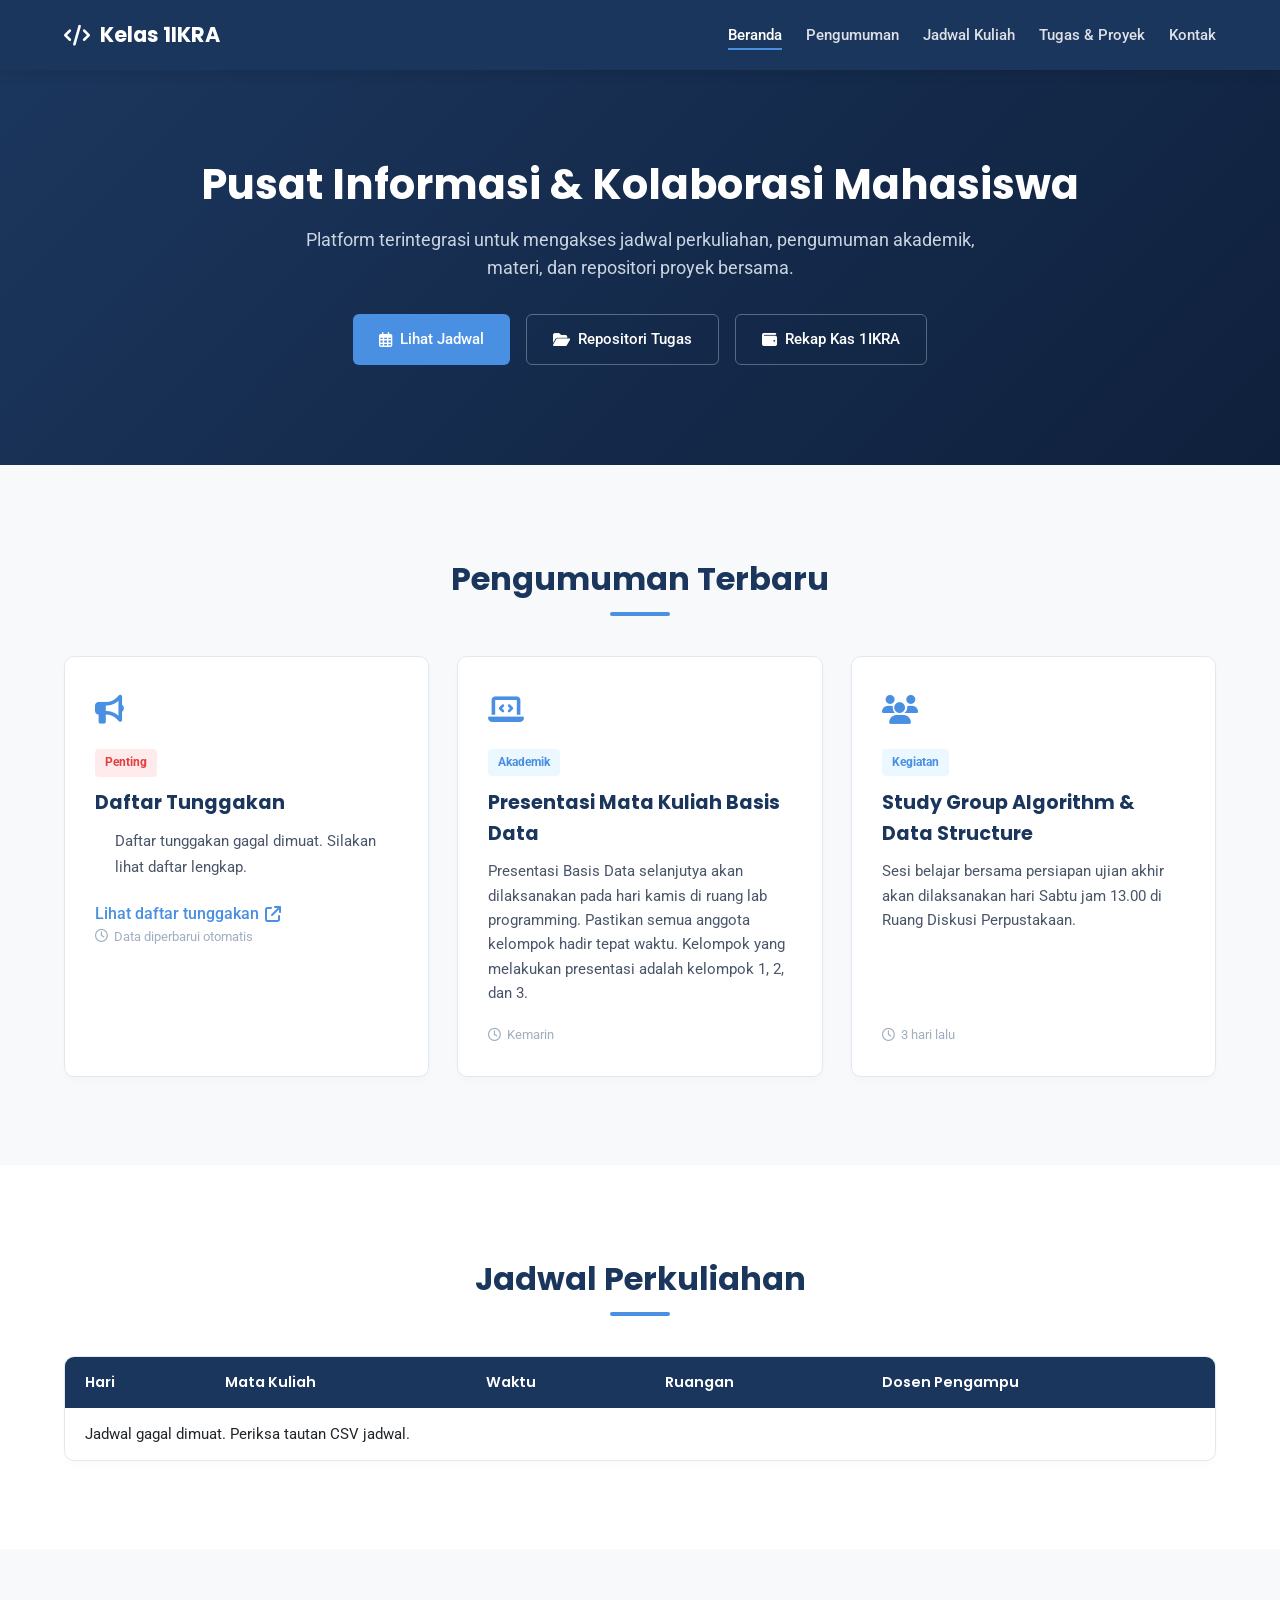
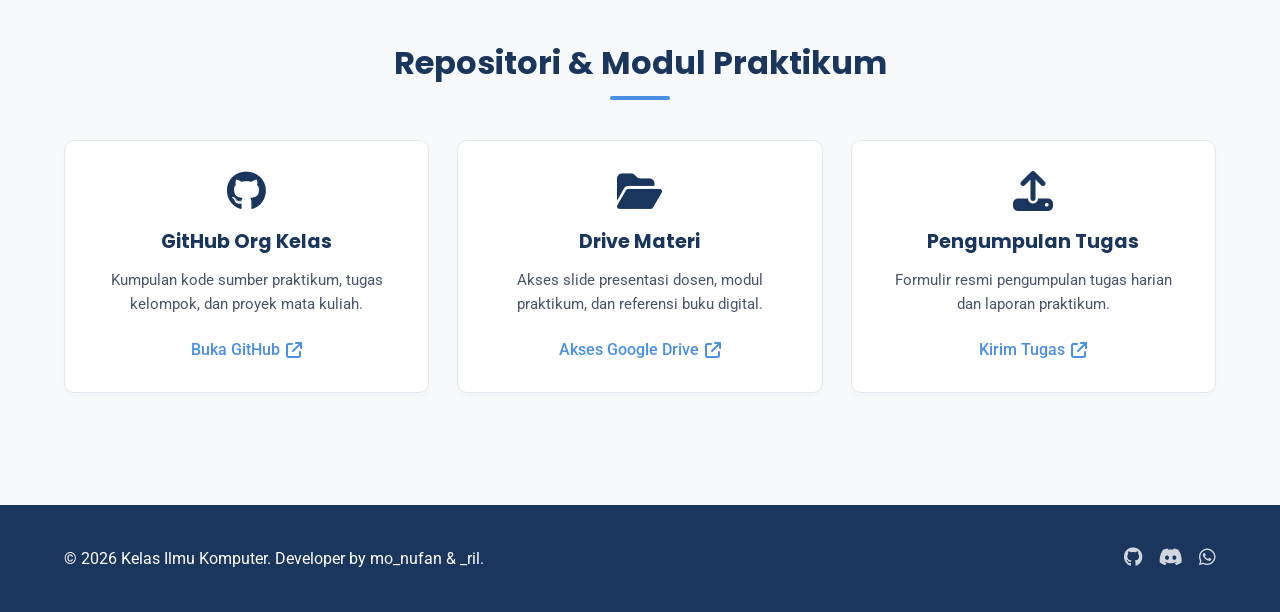
<file: kelas/index.html>
<!doctype html>
<html lang="id">
  <head>
    <meta charset="UTF-8" />
    <meta name="viewport" content="width=device-width, initial-scale=1.0" />
    <title>Ilmu Komputer - Portal Kelas</title>

    <link rel="preconnect" href="https://fonts.googleapis.com" />
    <link rel="preconnect" href="https://fonts.gstatic.com" crossorigin />
    <link
      href="https://fonts.googleapis.com/css2?family=Poppins:wght@600;700&family=Roboto:wght@400;500;700&display=swap"
      rel="stylesheet"
    />
    <link
      rel="stylesheet"
      href="https://cdnjs.cloudflare.com/ajax/libs/font-awesome/6.4.0/css/all.min.css"
    />
    <link rel="stylesheet" href="style.css" />
  </head>
  <body>
    <header>
      <div class="container nav-container">
        <a href="#" class="logo">
          <i class="fa-solid fa-code"></i>Kelas 1IKRA</a
        >

        <button
          class="mobile-menu-btn"
          id="mobileMenuBtn"
          aria-label="Toggle Navigation"
        >
          <i class="fa-solid fa-bars"></i>
        </button>

        <nav aria-label="Navigasi utama">
          <ul class="nav-links" id="navLinks">
            <li><a href="#beranda" class="active">Beranda</a></li>
            <li><a href="#pengumuman">Pengumuman</a></li>
            <li><a href="#jadwal">Jadwal Kuliah</a></li>
            <li><a href="#tugas">Tugas & Proyek</a></li>
            <li><a href="#kontak">Kontak</a></li>
          </ul>
        </nav>
      </div>
    </header>

    <section class="hero" id="beranda">
      <div class="container">
        <h1>Pusat Informasi & Kolaborasi Mahasiswa</h1>
        <p>
          Platform terintegrasi untuk mengakses jadwal perkuliahan, pengumuman
          akademik, materi, dan repositori proyek bersama.
        </p>
        <div class="hero-buttons">
          <a href="#jadwal" class="btn btn-primary"
            ><i class="fa-regular fa-calendar-days"></i> Lihat Jadwal</a
          >
          <a href="#tugas" class="btn btn-outline"
            ><i class="fa-solid fa-folder-open"></i> Repositori Tugas</a
          >
          <a href="kas.html#ringkasan" class="btn btn-outline"
            ><i class="fa-solid fa-wallet"></i> Rekap Kas 1IKRA</a
          >
        </div>
      </div>
    </section>

    <section class="section" id="pengumuman">
      <div class="container">
        <h2 class="section-title">Pengumuman Terbaru</h2>
        <div class="grid-3">
          <div class="card">
            <div class="card-icon"><i class="fa-solid fa-bullhorn"></i></div>
            <span class="tag tag-urgent">Penting</span>
            <h3 id="tunggakan-announcement-title">Daftar Tunggakan</h3>
            <ul id="tunggakan-announcement-message" class="tunggakan-list">
              <li>Memuat daftar tunggakan...</li>
            </ul>
            <a href="kas.html#tukang-nunggak" class="link-btn"
              >Lihat daftar tunggakan
              <i class="fa-solid fa-arrow-up-right-from-square"></i
            ></a>
            <small class="card-date"
              ><i class="fa-regular fa-clock"></i> Data diperbarui
              otomatis</small
            >
          </div>
          <div class="card">
            <div class="card-icon"><i class="fa-solid fa-laptop-code"></i></div>
            <span class="tag tag-info">Akademik</span>
            <h3>Presentasi Mata Kuliah Basis Data</h3>
            <p>
              Presentasi Basis Data selanjutya akan dilaksanakan pada hari kamis
              di ruang lab programming. Pastikan semua anggota kelompok hadir tepat
              waktu. Kelompok yang melakukan presentasi adalah kelompok 1, 2,
              dan 3.
            </p>
            <small class="card-date"
              ><i class="fa-regular fa-clock"></i> Kemarin</small
            >
          </div>
          <div class="card">
            <div class="card-icon"><i class="fa-solid fa-users"></i></div>
            <span class="tag tag-info">Kegiatan</span>
            <h3>Study Group Algorithm & Data Structure</h3>
            <p>
              Sesi belajar bersama persiapan ujian akhir akan dilaksanakan hari
              Sabtu jam 13.00 di Ruang Diskusi Perpustakaan.
            </p>
            <small class="card-date"
              ><i class="fa-regular fa-clock"></i> 3 hari lalu</small
            >
          </div>
        </div>
      </div>
    </section>

    <section class="section section-alt" id="jadwal">
      <div class="container">
        <h2 class="section-title">Jadwal Perkuliahan</h2>
        <div class="table-container">
          <table class="schedule-table">
            <thead>
              <tr>
                <th>Hari</th>
                <th>Mata Kuliah</th>
                <th>Waktu</th>
                <th>Ruangan</th>
                <th>Dosen Pengampu</th>
              </tr>
            </thead>
            <tbody>
              <tr>
                <td colspan="5">Memuat jadwal...</td>
              </tr>
            </tbody>
          </table>
        </div>
      </div>
    </section>

    <section class="section" id="tugas">
      <div class="container">
        <h2 class="section-title">Repositori & Modul Praktikum</h2>
        <div class="grid-3">
          <div class="card resource-card">
            <i class="fa-brands fa-github resource-icon"></i>
            <h3>GitHub Org Kelas</h3>
            <p>
              Kumpulan kode sumber praktikum, tugas kelompok, dan proyek mata
              kuliah.
            </p>
            <a href="#" class="link-btn"
              >Buka GitHub <i class="fa-solid fa-arrow-up-right-from-square"></i
            ></a>
          </div>
          <div class="card resource-card">
            <i class="fa-solid fa-folder-open resource-icon"></i>
            <h3>Drive Materi</h3>
            <p>
              Akses slide presentasi dosen, modul praktikum, dan referensi buku
              digital.
            </p>
            <a href="#" class="link-btn"
              >Akses Google Drive
              <i class="fa-solid fa-arrow-up-right-from-square"></i
            ></a>
          </div>
          <div class="card resource-card">
            <i class="fa-solid fa-upload resource-icon"></i>
            <h3>Pengumpulan Tugas</h3>
            <p>
              Formulir resmi pengumpulan tugas harian dan laporan praktikum.
            </p>
            <a
              href="https://elearning2.universitasputrabangsa.ac.id/"
              class="link-btn"
              target="_blank"
              rel="noopener noreferrer"
              >Kirim Tugas <i class="fa-solid fa-arrow-up-right-from-square"></i
            ></a>
          </div>
        </div>
      </div>
    </section>

    <footer id="kontak">
      <div class="container footer-content">
        <p>&copy; 2026 Kelas Ilmu Komputer. Developer by mo_nufan & _ril.</p>
        <div class="social-links">
          <a href="#" aria-label="GitHub"
            ><i class="fa-brands fa-github"></i
          ></a>
          <a href="#" aria-label="Discord"
            ><i class="fa-brands fa-discord"></i
          ></a>
          <a href="https://" aria-label="WhatsApp Group"
            ><i class="fa-brands fa-whatsapp"></i
          ></a>
        </div>
      </div>
    </footer>

    <script src="script.js"></script>
  </body>
</html>
</file>
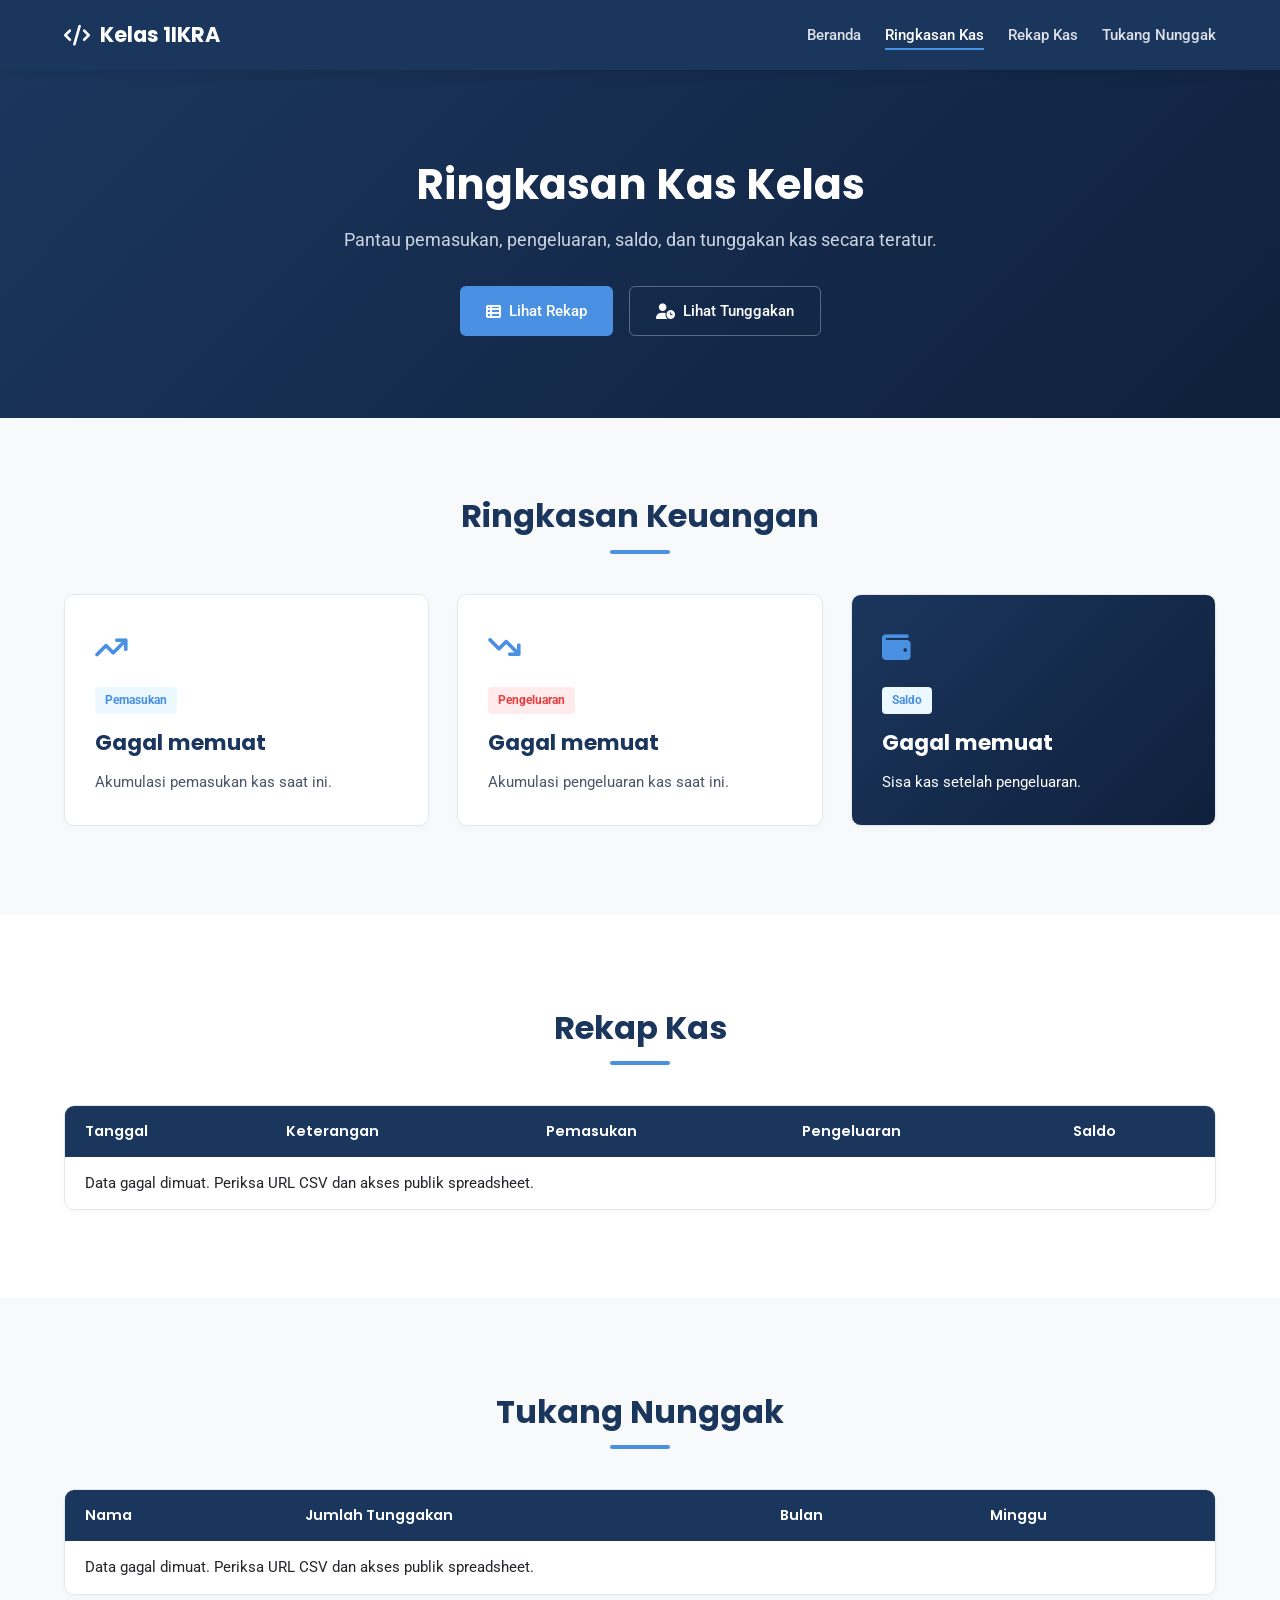
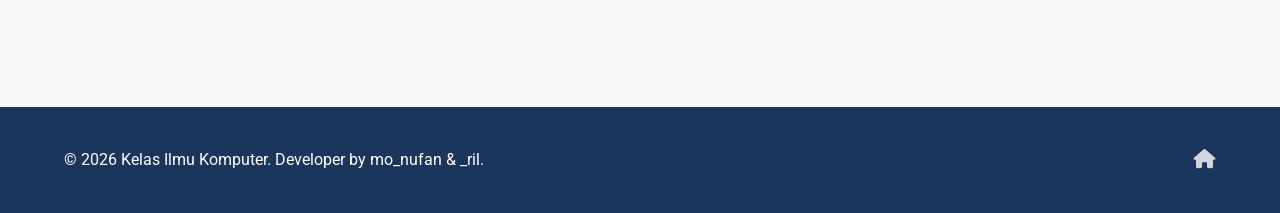
<file: kelas/kas.html>
<!doctype html>
<html lang="id">
  <head>
    <meta charset="UTF-8" />
    <meta name="viewport" content="width=device-width, initial-scale=1.0" />
    <meta name="theme-color" content="#1b365d" />
    <title>Rekap Kas - Portal Kelas</title>
    <link rel="preconnect" href="https://fonts.googleapis.com" />
    <link rel="preconnect" href="https://fonts.gstatic.com" crossorigin />
    <link
      href="https://fonts.googleapis.com/css2?family=Poppins:wght@600;700&family=Roboto:wght@400;500;700&display=swap"
      rel="stylesheet"
    />
    <link
      rel="stylesheet"
      href="https://cdnjs.cloudflare.com/ajax/libs/font-awesome/6.4.0/css/all.min.css"
    />
    <link rel="stylesheet" href="style.css" />
  </head>
  <body class="kas-page">
    <header>
      <div class="container nav-container">
        <a href="index.html" class="logo">
          <i class="fa-solid fa-code"></i> Kelas 1IKRA
        </a>
        <button
          class="mobile-menu-btn"
          id="mobileMenuBtn"
          aria-label="Toggle Navigation"
        >
          <i class="fa-solid fa-bars"></i>
        </button>
        <nav aria-label="Navigasi utama">
          <ul class="nav-links" id="navLinks">
            <li><a href="index.html">Beranda</a></li>
            <li><a href="#ringkasan" class="active">Ringkasan Kas</a></li>
            <li><a href="#rekap-kas">Rekap Kas</a></li>
            <li><a href="#tukang-nunggak">Tukang Nunggak</a></li>
          </ul>
        </nav>
      </div>
    </header>

    <section class="hero kas-hero" id="ringkasan">
      <div class="container">
        <h1>Ringkasan Kas Kelas</h1>
        <p>Pantau pemasukan, pengeluaran, saldo, dan tunggakan kas secara teratur.</p>
        <div class="hero-buttons">
          <a href="#rekap-kas" class="btn btn-primary">
            <i class="fa-solid fa-table-list"></i> Lihat Rekap
          </a>
          <a href="#tukang-nunggak" class="btn btn-outline">
            <i class="fa-solid fa-user-clock"></i> Lihat Tunggakan
          </a>
        </div>
      </div>
    </section>

    <section class="section kas-summary-section">
      <div class="container">
        <h2 class="section-title">Ringkasan Keuangan</h2>
        <div class="grid-3">
          <article class="card summary-card">
            <div class="card-icon"><i class="fa-solid fa-arrow-trend-up"></i></div>
            <span class="tag tag-info">Pemasukan</span>
            <h3 id="total-pemasukan">Memuat...</h3>
            <p>Akumulasi pemasukan kas saat ini.</p>
          </article>
          <article class="card summary-card">
            <div class="card-icon"><i class="fa-solid fa-arrow-trend-down"></i></div>
            <span class="tag tag-urgent">Pengeluaran</span>
            <h3 id="total-pengeluaran">Memuat...</h3>
            <p>Akumulasi pengeluaran kas saat ini.</p>
          </article>
          <article class="card summary-card balance-card">
            <div class="card-icon"><i class="fa-solid fa-wallet"></i></div>
            <span class="tag tag-info">Saldo</span>
            <h3 id="saldo">Memuat...</h3>
            <p>Sisa kas setelah pengeluaran.</p>
          </article>
        </div>
      </div>
    </section>

    <section class="section section-alt" id="rekap-kas">
      <div class="container">
        <h2 class="section-title">Rekap Kas</h2>
        <div class="table-container kas-table-container">
          <table class="schedule-table kas-table">
            <thead>
              <tr>
                <th>Tanggal</th>
                <th>Keterangan</th>
                <th>Pemasukan</th>
                <th>Pengeluaran</th>
                <th>Saldo</th>
              </tr>
            </thead>
            <tbody id="rekap-table-body"></tbody>
          </table>
        </div>
      </div>
    </section>

    <section class="section" id="tukang-nunggak">
      <div class="container">
        <h2 class="section-title">Tukang Nunggak</h2>
        <div class="table-container kas-table-container">
          <table class="schedule-table kas-table">
            <thead>
              <tr>
                <th>Nama</th>
                <th>Jumlah Tunggakan</th>
                <th>Bulan</th>
                <th>Minggu</th>
              </tr>
            </thead>
            <tbody id="nunggak-table-body"></tbody>
          </table>
        </div>
      </div>
    </section>

    <footer>
      <div class="container footer-content">
        <p>&copy; 2026 Kelas Ilmu Komputer. Developer by mo_nufan & _ril.</p>
        <div class="social-links">
          <a href="index.html" aria-label="Kembali ke portal kelas">
            <i class="fa-solid fa-house"></i>
          </a>
        </div>
      </div>
    </footer>
    <script src="app.js" defer></script>
  </body>
</html>
</file>
<file: kelas/style.css>
/* ==========================================
   1. VARIABEL WARNA & FONT
   ========================================== */
:root {
    --bg-navy: #1B365D;       /* Biru Navy (Header & Identitas) */
    --accent-blue: #4A90E2;   /* Biru Muda (Tombol / Link) */
    --bg-light: #F8F9FA;      /* Abu-abu/Putih (Latar Belakang) */
    --text-dark: #212529;     /* Teks Utama */
    --white: #FFFFFF;
    --border-color: #E2E8F0;
    --tag-urgent-bg: #FFEBEB;
    --tag-urgent-color: #E53E3E;
    
    --font-heading: 'Poppins', sans-serif;
    --font-body: 'Roboto', sans-serif;
}

/* ==========================================
   2. RESET & STILISASI DASAR
   ========================================== */
* {
    margin: 0;
    padding: 0;
    box-sizing: border-box;
}

html {
    scroll-behavior: smooth;
}

body {
    font-family: var(--font-body);
    background-color: var(--bg-light);
    color: var(--text-dark);
    line-height: 1.6;
}

h1, h2, h3, h4, h5, h6 {
    font-family: var(--font-heading);
    color: var(--bg-navy);
}

a {
    text-decoration: none;
    color: var(--accent-blue);
    transition: all 0.3s ease;
}

a:hover {
    opacity: 0.85;
}

.container {
    width: 90%;
    max-width: 1200px;
    margin: 0 auto;
}

.section {
    padding: 88px 0;
    scroll-margin-top: 70px;
}

.section-alt {
    background-color: var(--white);
}

.section-title {
    text-align: center;
    margin-bottom: 40px;
    font-size: 2rem;
    position: relative;
}

.section-title::after {
    content: '';
    width: 60px;
    height: 4px;
    background-color: var(--accent-blue);
    display: block;
    margin: 8px auto 0 auto;
    border-radius: 2px;
}

/* ==========================================
   3. HEADER & NAVIGASI
   ========================================== */
header {
    background-color: var(--bg-navy);
    position: sticky;
    top: 0;
    z-index: 1000;
    box-shadow: 0 4px 12px rgba(0, 0, 0, 0.1);
}

.nav-container {
    display: flex;
    justify-content: space-between;
    align-items: center;
    height: 70px;
}

.logo {
    font-family: var(--font-heading);
    font-size: 1.3rem;
    font-weight: 700;
    color: var(--white);
    display: flex;
    align-items: center;
    gap: 10px;
}

.nav-links {
    display: flex;
    list-style: none;
    gap: 24px;
}

.nav-links a {
    color: rgba(255, 255, 255, 0.85);
    font-weight: 500;
    font-size: 0.95rem;
    padding: 6px 0;
    position: relative;
}

.nav-links a:hover,
.nav-links a.active {
    color: var(--white);
}

.nav-links a.active::after {
    content: '';
    position: absolute;
    bottom: 0;
    left: 0;
    width: 100%;
    height: 2px;
    background-color: var(--accent-blue);
}

.mobile-menu-btn {
    display: none;
    background: none;
    border: none;
    color: var(--white);
    font-size: 1.5rem;
    cursor: pointer;
}

/* ==========================================
   4. HERO SECTION
   ========================================== */
.hero {
    background: linear-gradient(135deg, var(--bg-navy) 0%, #0F203C 100%);
    color: var(--white);
    padding: 90px 0 100px 0;
    text-align: center;
}

.hero-badge {
    background-color: rgba(74, 144, 226, 0.15);
    color: var(--accent-blue);
    border: 1px solid var(--accent-blue);
    padding: 6px 16px;
    border-radius: 20px;
    font-size: 0.85rem;
    font-weight: 500;
    display: inline-block;
    margin-bottom: 20px;
}

.hero h1 {
    color: var(--white);
    font-size: 2.6rem;
    margin-bottom: 16px;
    line-height: 1.2;
}

.hero p {
    font-size: 1.1rem;
    color: #CBD5E1;
    max-width: 680px;
    margin: 0 auto 32px auto;
}

.hero-buttons {
    display: flex;
    justify-content: center;
    gap: 16px;
    flex-wrap: wrap;
}

.btn {
    padding: 12px 26px;
    border-radius: 6px;
    font-weight: 500;
    font-size: 0.95rem;
    display: inline-flex;
    align-items: center;
    gap: 8px;
    cursor: pointer;
    transition: all 0.3s ease;
}

.btn-primary {
    background-color: var(--accent-blue);
    color: var(--white);
}

.btn-primary:hover {
    background-color: #357ABD;
    color: var(--white);
}

.btn-outline {
    background-color: transparent;
    color: var(--white);
    border: 1px solid rgba(255, 255, 255, 0.3);
}

.btn-outline:hover {
    border-color: var(--white);
    background-color: rgba(255, 255, 255, 0.05);
    color: var(--white);
}

/* ==========================================
   5. CARDS & GRID
   ========================================== */
.grid-3 {
    display: grid;
    grid-template-columns: repeat(auto-fit, minmax(300px, 1fr));
    gap: 28px;
}

.card {
    background-color: var(--white);
    border: 1px solid var(--border-color);
    border-radius: 10px;
    padding: 30px;
    box-shadow: 0 4px 6px rgba(0, 0, 0, 0.02);
    transition: transform 0.25s ease, box-shadow 0.25s ease;
    display: flex;
    flex-direction: column;
}

.section > .container > *:not(.section-title) {
    animation: section-entry 0.7s ease both;
}

.reveal {
    opacity: 0;
    transform: translateY(28px);
    transition: opacity 0.7s ease, transform 0.7s ease;
}

.reveal.is-visible {
    opacity: 1;
    transform: translateY(0);
}

.card:hover {
    transform: translateY(-5px);
    box-shadow: 0 10px 20px rgba(0, 0, 0, 0.06);
}

.card-icon {
    font-size: 1.8rem;
    color: var(--accent-blue);
    margin-bottom: 16px;
}

.tag {
    align-self: flex-start;
    padding: 4px 10px;
    font-size: 0.75rem;
    border-radius: 4px;
    font-weight: 700;
    margin-bottom: 12px;
}

.tag-info {
    background-color: #EBF8FF;
    color: var(--accent-blue);
}

.tag-urgent {
    background-color: var(--tag-urgent-bg);
    color: var(--tag-urgent-color);
}

.card h3 {
    font-size: 1.2rem;
    margin-bottom: 10px;
}

.card p {
    font-size: 0.95rem;
    color: #4A5568;
    margin-bottom: 20px;
    flex-grow: 1;
}

.tunggakan-list {
    color: #4A5568;
    font-size: 0.95rem;
    line-height: 1.7;
    margin: 0 0 20px;
    padding-left: 20px;
}

.tunggakan-list li::marker {
    color: var(--tag-urgent-color);
}

.card-date {
    color: #A0AEC0;
    font-size: 0.8rem;
    display: flex;
    align-items: center;
    gap: 6px;
}

/* Resource Cards */
.resource-card {
    text-align: center;
    align-items: center;
}

.resource-icon {
    font-size: 2.5rem;
    color: var(--bg-navy);
    margin-bottom: 16px;
}

.link-btn {
    font-weight: 500;
    display: inline-flex;
    align-items: center;
    gap: 6px;
}

/* ==========================================
   6. TABEL JADWAL
   ========================================== */
.table-container {
    overflow-x: auto;
    background-color: var(--white);
    border-radius: 10px;
    border: 1px solid var(--border-color);
    box-shadow: 0 4px 6px rgba(0, 0, 0, 0.02);
    margin-top: 8px;
}

.schedule-table {
    width: 100%;
    border-collapse: collapse;
    text-align: left;
}

.schedule-table th {
    background-color: var(--bg-navy);
    color: var(--white);
    font-family: var(--font-heading);
    padding: 14px 20px;
    font-size: 0.9rem;
    font-weight: 600;
}

.schedule-table td {
    padding: 14px 20px;
    border-bottom: 1px solid var(--border-color);
    font-size: 0.95rem;
}

.schedule-table tbody tr:last-child td {
    border-bottom: none;
}

.schedule-table tbody tr:hover {
    background-color: #F1F5F9;
}

/* ==========================================
   7. FOOTER
   ========================================== */
footer {
    background-color: var(--bg-navy);
    color: var(--white);
    padding: 38px 0;
    margin-top: 24px;
}

.footer-content {
    display: flex;
    justify-content: space-between;
    align-items: center;
    flex-wrap: wrap;
    gap: 16px;
}

.social-links {
    display: flex;
    gap: 16px;
}

.social-links a {
    color: var(--white);
    font-size: 1.2rem;
    opacity: 0.8;
}

.social-links a:hover {
    color: var(--accent-blue);
    opacity: 1;
}

/* ==========================================
   8. RESPONSIVE DESIGN
   ========================================== */
@media (max-width: 768px) {
    .mobile-menu-btn {
        display: block;
    }

    .nav-links {
        display: none;
        flex-direction: column;
        position: absolute;
        top: 70px;
        left: 0;
        width: 100%;
        background-color: var(--bg-navy);
        padding: 20px;
        box-shadow: 0 8px 16px rgba(0, 0, 0, 0.2);
    }

    .nav-links.show {
        display: flex;
    }

    .hero h1 {
        font-size: 2rem;
    }

    .section {
        padding: 64px 0;
    }

    .footer-content {
        flex-direction: column;
        text-align: center;
    }
}

@keyframes section-entry {
    from {
        opacity: 0;
        transform: translateY(18px);
    }

    to {
        opacity: 1;
        transform: translateY(0);
    }
}

@media (prefers-reduced-motion: reduce) {
    html {
        scroll-behavior: auto;
    }

    *,
    *::before,
    *::after {
        animation-duration: 0.01ms !important;
        animation-iteration-count: 1 !important;
        scroll-behavior: auto !important;
        transition-duration: 0.01ms !important;
    }

    .reveal {
        opacity: 1;
        transform: none;
    }
}

.kas-hero {
    padding-bottom: 82px;
}

.kas-summary-section {
    padding-top: 72px;
}

.summary-card h3 {
    margin-bottom: 10px;
    font-size: 1.35rem;
    overflow-wrap: anywhere;
}

.summary-card p {
    margin-bottom: 0;
}

.balance-card {
    background: linear-gradient(135deg, var(--bg-navy) 0%, #0f203c 100%);
}

.balance-card h3,
.balance-card p {
    color: var(--white);
}

.kas-table-container {
    margin-top: 0;
}

.kas-table {
    min-width: 680px;
}

.kas-table td {
    color: var(--text-dark);
}

@media (max-width: 768px) {
    .kas-hero {
        padding-bottom: 64px;
    }

    .kas-summary-section {
        padding-top: 56px;
    }
}
</file>
